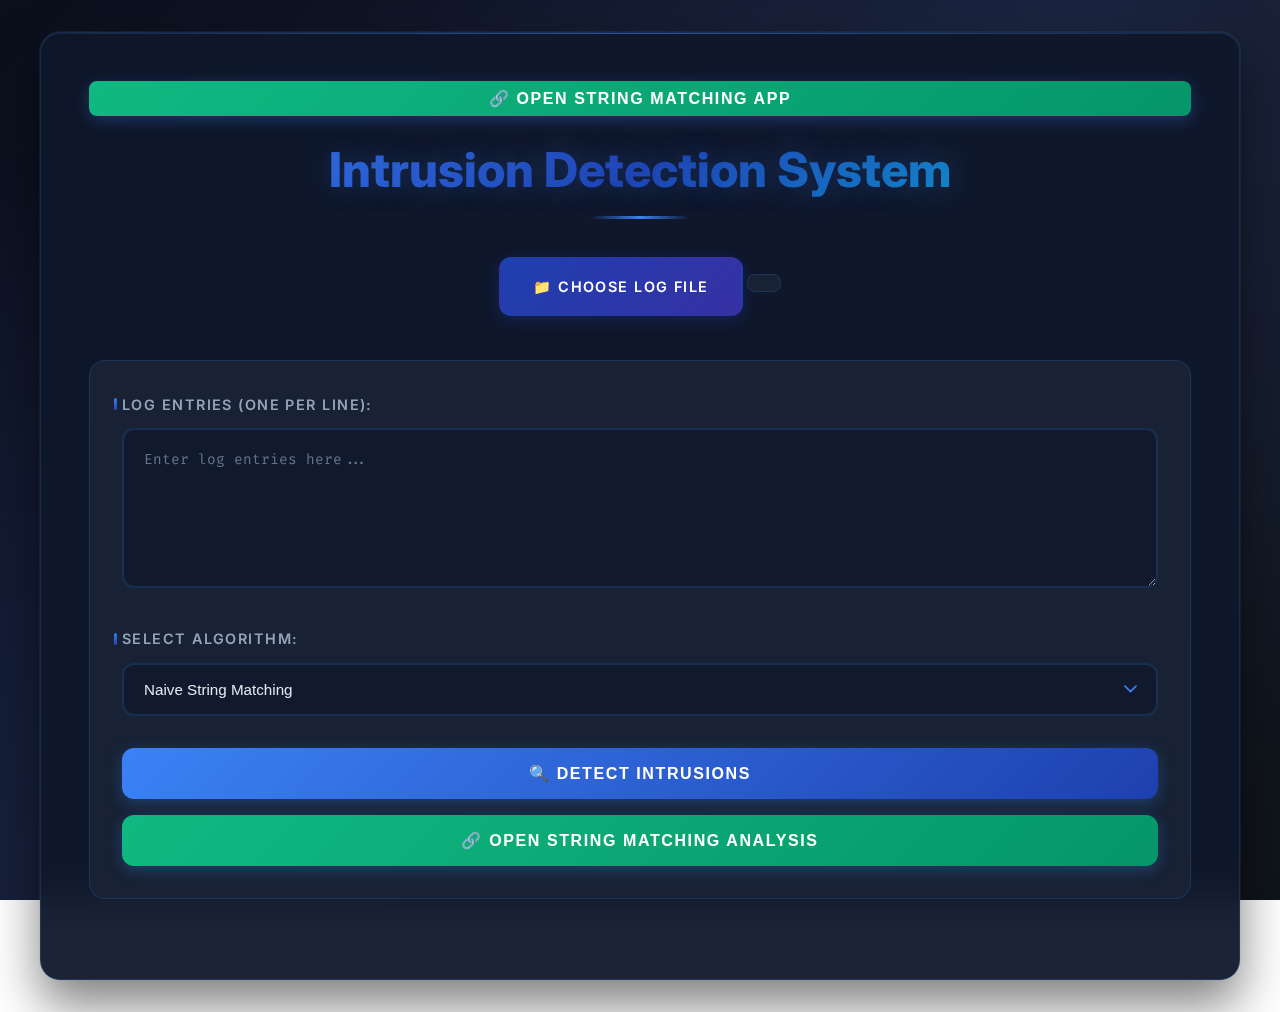
<file: intrusion-detection-web/templates/index.html>
<!DOCTYPE html>
<html lang="en">
  <head>
    <meta charset="UTF-8" />
    <meta name="viewport" content="width=device-width, initial-scale=1.0" />
    <title>Intrusion Detection System</title>
    <style>
      * {
        margin: 0;
        padding: 0;
        box-sizing: border-box;
      }

      body {
        font-family: "Inter", -apple-system, BlinkMacSystemFont, "Segoe UI",
          Roboto, sans-serif;
        background: linear-gradient(
          135deg,
          #0a0f1c 0%,
          #1a1f35 50%,
          #0f1419 100%
        );
        background-attachment: fixed;
        color: #e2e8f0;
        line-height: 1.6;
        min-height: 100vh;
        padding: 2rem;
        position: relative;
        overflow-x: hidden;
      }

      body::before {
        content: "";
        position: fixed;
        top: 0;
        left: 0;
        right: 0;
        bottom: 0;
        background: radial-gradient(
            circle at 20% 80%,
            rgba(37, 99, 235, 0.1) 0%,
            transparent 50%
          ),
          radial-gradient(
            circle at 80% 20%,
            rgba(59, 130, 246, 0.08) 0%,
            transparent 50%
          ),
          radial-gradient(
            circle at 40% 40%,
            rgba(99, 102, 241, 0.05) 0%,
            transparent 50%
          );
        pointer-events: none;
        z-index: -1;
      }

      .container {
        max-width: 1200px;
        margin: 0 auto;
        background: rgba(15, 23, 42, 0.95);
        backdrop-filter: blur(20px);
        border-radius: 20px;
        box-shadow: 0 25px 50px rgba(0, 0, 0, 0.5),
          0 0 0 1px rgba(148, 163, 184, 0.1),
          inset 0 1px 0 rgba(148, 163, 184, 0.1);
        padding: 3rem;
        border: 1px solid rgba(59, 130, 246, 0.2);
        position: relative;
        animation: containerSlideIn 0.8s cubic-bezier(0.4, 0, 0.2, 1);
      }

      @keyframes containerSlideIn {
        from {
          opacity: 0;
          transform: translateY(30px);
        }
        to {
          opacity: 1;
          transform: translateY(0);
        }
      }

      .container::before {
        content: "";
        position: absolute;
        top: 0;
        left: 0;
        right: 0;
        height: 1px;
        background: linear-gradient(
          90deg,
          transparent,
          rgba(59, 130, 246, 0.5),
          transparent
        );
      }

      h1 {
        color: #e2e8f0;
        text-align: center;
        margin-bottom: 3rem;
        font-size: 3rem;
        font-weight: 800;
        background: linear-gradient(
          135deg,
          #3b82f6 0%,
          #1e40af 25%,
          #06b6d4 50%,
          #0ea5e9 75%,
          #3b82f6 100%
        );
        background-size: 200% 200%;
        -webkit-background-clip: text;
        -webkit-text-fill-color: transparent;
        background-clip: text;
        text-shadow: 0 0 30px rgba(59, 130, 246, 0.3);
        animation: gradientShift 3s ease-in-out infinite alternate;
        position: relative;
      }

      @keyframes gradientShift {
        0% {
          background-position: 0% 50%;
        }
        100% {
          background-position: 100% 50%;
        }
      }

      h1::after {
        content: "";
        position: absolute;
        bottom: -10px;
        left: 50%;
        transform: translateX(-50%);
        width: 100px;
        height: 3px;
        background: linear-gradient(90deg, transparent, #3b82f6, transparent);
        border-radius: 2px;
        animation: glowPulse 2s ease-in-out infinite;
      }

      @keyframes glowPulse {
        0%,
        100% {
          opacity: 0.5;
          box-shadow: 0 0 10px rgba(59, 130, 246, 0.3);
        }
        50% {
          opacity: 1;
          box-shadow: 0 0 20px rgba(59, 130, 246, 0.6);
        }
      }

      .input-section {
        background: rgba(30, 41, 59, 0.6);
        backdrop-filter: blur(10px);
        border-radius: 16px;
        padding: 2rem;
        margin-bottom: 2rem;
        border: 1px solid rgba(59, 130, 246, 0.2);
        position: relative;
        transition: all 0.3s cubic-bezier(0.4, 0, 0.2, 1);
        animation: fadeInUp 0.6s cubic-bezier(0.4, 0, 0.2, 1) 0.2s both;
      }

      @keyframes fadeInUp {
        from {
          opacity: 0;
          transform: translateY(20px);
        }
        to {
          opacity: 1;
          transform: translateY(0);
        }
      }

      .input-section:hover {
        border-color: rgba(59, 130, 246, 0.4);
        box-shadow: 0 8px 32px rgba(59, 130, 246, 0.1);
      }

      .input-group {
        margin-bottom: 2rem;
      }

      label {
        display: block;
        margin-bottom: 0.75rem;
        color: #94a3b8;
        font-weight: 600;
        font-size: 0.9rem;
        text-transform: uppercase;
        letter-spacing: 0.1em;
        position: relative;
      }

      label::before {
        content: "";
        position: absolute;
        left: -8px;
        top: 50%;
        transform: translateY(-50%);
        width: 3px;
        height: 12px;
        background: linear-gradient(135deg, #3b82f6, #1e40af);
        border-radius: 2px;
      }

      textarea {
        width: 100%;
        min-height: 160px;
        padding: 1.25rem;
        background: rgba(15, 23, 42, 0.8);
        backdrop-filter: blur(10px);
        border: 2px solid rgba(59, 130, 246, 0.2);
        border-radius: 12px;
        color: #e2e8f0;
        font-family: "Fira Code", "Consolas", monospace;
        font-size: 0.9rem;
        resize: vertical;
        transition: all 0.3s cubic-bezier(0.4, 0, 0.2, 1);
        position: relative;
      }

      textarea:focus {
        outline: none;
        border-color: #3b82f6;
        box-shadow: 0 0 0 4px rgba(59, 130, 246, 0.1),
          0 8px 32px rgba(59, 130, 246, 0.15);
        transform: translateY(-2px);
      }

      textarea::placeholder {
        color: #64748b;
      }

      select {
        width: 100%;
        padding: 1rem 1.25rem;
        background: rgba(15, 23, 42, 0.8);
        backdrop-filter: blur(10px);
        border: 2px solid rgba(59, 130, 246, 0.2);
        border-radius: 12px;
        color: #e2e8f0;
        font-size: 0.95rem;
        cursor: pointer;
        transition: all 0.3s cubic-bezier(0.4, 0, 0.2, 1);
        appearance: none;
        background-image: url("data:image/svg+xml,%3Csvg xmlns='http://www.w3.org/2000/svg' fill='none' viewBox='0 0 24 24' stroke='%233b82f6'%3E%3Cpath stroke-linecap='round' stroke-linejoin='round' stroke-width='2' d='M19 9l-7 7-7-7'%3E%3C/path%3E%3C/svg%3E");
        background-repeat: no-repeat;
        background-position: right 1rem center;
        background-size: 1.2rem;
        padding-right: 3rem;
      }

      select:focus {
        outline: none;
        border-color: #3b82f6;
        box-shadow: 0 0 0 4px rgba(59, 130, 246, 0.1),
          0 8px 32px rgba(59, 130, 246, 0.15);
        transform: translateY(-2px);
      }

      button {
        background: linear-gradient(135deg, #3b82f6 0%, #1e40af 100%);
        color: #ffffff;
        padding: 1rem 2rem;
        border: none;
        border-radius: 12px;
        cursor: pointer;
        font-size: 1rem;
        font-weight: 700;
        transition: all 0.3s cubic-bezier(0.4, 0, 0.2, 1);
        display: inline-flex;
        align-items: center;
        justify-content: center;
        gap: 0.75rem;
        width: 100%;
        text-transform: uppercase;
        letter-spacing: 0.1em;
        position: relative;
        overflow: hidden;
        box-shadow: 0 4px 15px rgba(59, 130, 246, 0.3);
      }

      button::before {
        content: "";
        position: absolute;
        top: 0;
        left: -100%;
        width: 100%;
        height: 100%;
        background: linear-gradient(
          90deg,
          transparent,
          rgba(255, 255, 255, 0.2),
          transparent
        );
        transition: left 0.5s cubic-bezier(0.4, 0, 0.2, 1);
      }

      button:hover {
        transform: translateY(-3px);
        box-shadow: 0 12px 35px rgba(59, 130, 246, 0.4),
          0 0 0 1px rgba(59, 130, 246, 0.5);
        background: linear-gradient(135deg, #2563eb 0%, #1d4ed8 100%);
      }

      button:hover::before {
        left: 100%;
      }

      button:active {
        transform: translateY(-1px);
        transition-duration: 0.1s;
      }

      .file-upload {
        margin-bottom: 2rem;
        text-align: center;
        animation: fadeInUp 0.6s cubic-bezier(0.4, 0, 0.2, 1) 0.1s both;
      }

      .file-upload input[type="file"] {
        display: none;
      }

      .file-upload label {
        background: linear-gradient(135deg, #1e40af 0%, #3730a3 100%);
        color: #ffffff;
        padding: 1rem 2rem;
        border-radius: 12px;
        cursor: pointer;
        font-weight: 600;
        display: inline-flex;
        align-items: center;
        gap: 0.75rem;
        transition: all 0.3s cubic-bezier(0.4, 0, 0.2, 1);
        position: relative;
        overflow: hidden;
        box-shadow: 0 4px 15px rgba(30, 64, 175, 0.3);
        border: 2px solid transparent;
      }

      .file-upload label::before {
        content: "";
        position: absolute;
        top: 0;
        left: -100%;
        width: 100%;
        height: 100%;
        background: linear-gradient(
          90deg,
          transparent,
          rgba(255, 255, 255, 0.15),
          transparent
        );
        transition: left 0.5s cubic-bezier(0.4, 0, 0.2, 1);
      }

      .file-upload label:hover {
        transform: translateY(-3px);
        box-shadow: 0 12px 35px rgba(30, 64, 175, 0.4),
          0 0 0 1px rgba(59, 130, 246, 0.5);
        border-color: rgba(59, 130, 246, 0.3);
      }

      .file-upload label:hover::before {
        left: 100%;
      }

      .file-name {
        margin-top: 1rem;
        font-size: 0.9rem;
        color: #94a3b8;
        padding: 0.5rem 1rem;
        background: rgba(30, 41, 59, 0.6);
        border-radius: 8px;
        display: inline-block;
        backdrop-filter: blur(10px);
        border: 1px solid rgba(59, 130, 246, 0.2);
      }

      .results {
        margin-top: 2rem;
        display: none;
        animation: fadeInUp 0.6s cubic-bezier(0.4, 0, 0.2, 1);
      }

      .results h2 {
        color: #e2e8f0;
        margin-bottom: 2rem;
        font-size: 1.75rem;
        font-weight: 700;
        text-align: center;
        background: linear-gradient(135deg, #3b82f6, #06b6d4);
        -webkit-background-clip: text;
        -webkit-text-fill-color: transparent;
        background-clip: text;
      }

      .detection {
        background-color: #0d1117;
        border-radius: 8px;
        padding: 1.5rem;
        margin-bottom: 1.5rem;
        border: 1px solid rgba(255, 255, 255, 0.1);
        transition: all 0.3s ease;
      }

      .detection.has-match {
        background-color: rgba(244, 63, 94, 0.1);
        border: 2px solid rgba(244, 63, 94, 0.3);
        box-shadow: 0 0 15px rgba(244, 63, 94, 0.2);
      }

      .detection.has-match:hover {
        transform: translateY(-2px);
        box-shadow: 0 8px 25px rgba(244, 63, 94, 0.3);
      }

      .detection-header {
        display: flex;
        align-items: center;
        gap: 0.75rem;
        margin-bottom: 1rem;
        padding-bottom: 0.75rem;
        border-bottom: 1px solid rgba(255, 255, 255, 0.1);
      }

      .detection-header h3 {
        color: #f43f5e;
        font-size: 1.2rem;
        font-weight: 600;
        margin: 0;
      }

      .detection-header .detection-number {
        background: rgba(244, 63, 94, 0.1);
        color: #f43f5e;
        padding: 0.25rem 0.75rem;
        border-radius: 4px;
        font-size: 0.9rem;
        font-weight: 600;
      }

      .detection-content {
        display: grid;
        grid-template-columns: 1fr;
        gap: 1rem;
      }

      .detection-row {
        display: grid;
        grid-template-columns: 1fr;
        gap: 0.5rem;
      }

      .detection-row.log-entry {
        font-family: "Fira Code", "Consolas", monospace;
        font-size: 0.9rem;
        color: #e5e7eb;
        background: rgba(255, 255, 255, 0.05);
        padding: 0.75rem;
        border-radius: 6px;
        word-break: break-all;
        position: relative;
      }

      .detection-row.log-entry .highlight {
        background-color: rgba(244, 63, 94, 0.2);
        border: 1px solid rgba(244, 63, 94, 0.4);
        border-radius: 4px;
        padding: 2px 4px;
        margin: 0 2px;
      }

      .detection-row.details {
        display: grid;
        grid-template-columns: repeat(2, 1fr);
        gap: 1rem;
        background: rgba(255, 255, 255, 0.05);
        padding: 0.75rem;
        border-radius: 6px;
      }

      .detection-row.details > div {
        display: flex;
        flex-direction: column;
        gap: 0.25rem;
      }

      .detection-row.details .label {
        font-size: 0.75rem;
        text-transform: uppercase;
        letter-spacing: 0.05em;
        color: #9ca3af;
      }

      .detection-row.details .value {
        font-size: 0.9rem;
        color: #e5e7eb;
        font-weight: 500;
      }

      .detection-row.details .value.pattern {
        color: #00ffff;
      }

      .detection-row.details .value.algorithm {
        color: #6366f1;
      }

      .steps {
        background: rgba(15, 23, 42, 0.8);
        backdrop-filter: blur(10px);
        border-radius: 12px;
        padding: 1.5rem;
        margin-top: 1.5rem;
        border: 1px solid rgba(59, 130, 246, 0.2);
      }

      .steps h4 {
        color: #94a3b8;
        margin-bottom: 1rem;
        font-size: 0.9rem;
        text-transform: uppercase;
        letter-spacing: 0.1em;
        font-weight: 700;
      }

      .step {
        padding: 0.75rem;
        border-bottom: 1px solid rgba(59, 130, 246, 0.1);
        font-family: "Fira Code", "Consolas", monospace;
        font-size: 0.9rem;
        color: #e2e8f0;
        transition: all 0.2s ease;
        border-radius: 6px;
        margin-bottom: 0.5rem;
        display: flex;
        gap: 0.75rem;
        align-items: flex-start;
      }

      .step-number {
        color: #6366f1;
        font-weight: 600;
        min-width: 2rem;
      }

      .step-content {
        flex: 1;
      }

      .step:last-child {
        border-bottom: none;
        margin-bottom: 0;
      }

      .step:hover {
        background: rgba(59, 130, 246, 0.1);
        transform: translateX(5px);
      }

      .error {
        background: rgba(239, 68, 68, 0.1);
        border: 2px solid rgba(239, 68, 68, 0.3);
        color: #fca5a5;
        padding: 1.5rem;
        border-radius: 12px;
        margin-top: 1rem;
        font-weight: 600;
        backdrop-filter: blur(10px);
        animation: errorPulse 2s ease-in-out infinite;
      }

      @keyframes errorPulse {
        0%,
        100% {
          box-shadow: 0 0 0 0 rgba(239, 68, 68, 0.3);
        }
        50% {
          box-shadow: 0 0 0 8px rgba(239, 68, 68, 0);
        }
      }

      .success {
        background: rgba(34, 197, 94, 0.1);
        border: 2px solid rgba(34, 197, 94, 0.3);
        color: #86efac;
        padding: 1.5rem;
        border-radius: 12px;
        margin-top: 1rem;
        font-weight: 600;
        backdrop-filter: blur(10px);
        animation: successPulse 2s ease-in-out infinite;
      }

      @keyframes successPulse {
        0%,
        100% {
          box-shadow: 0 0 0 0 rgba(34, 197, 94, 0.3);
        }
        50% {
          box-shadow: 0 0 0 8px rgba(34, 197, 94, 0);
        }
      }

      @media (max-width: 768px) {
        body {
          padding: 1rem;
        }

        .container {
          padding: 1.5rem;
        }

        h1 {
          font-size: 2.2rem;
        }

        .input-section {
          padding: 1.5rem;
        }
      }

      /* Enhanced scrollbar */
      ::-webkit-scrollbar {
        width: 12px;
        height: 12px;
      }

      ::-webkit-scrollbar-track {
        background: rgba(15, 23, 42, 0.5);
        border-radius: 6px;
      }

      ::-webkit-scrollbar-thumb {
        background: linear-gradient(135deg, #3b82f6, #1e40af);
        border-radius: 6px;
        border: 2px solid rgba(15, 23, 42, 0.5);
      }

      ::-webkit-scrollbar-thumb:hover {
        background: linear-gradient(135deg, #2563eb, #1d4ed8);
      }

      /* Loading animation */
      @keyframes spin {
        to {
          transform: rotate(360deg);
        }
      }

      .loading {
        display: inline-block;
        width: 20px;
        height: 20px;
        border: 2px solid rgba(255, 255, 255, 0.3);
        border-radius: 50%;
        border-top-color: #ffffff;
        animation: spin 1s ease-in-out infinite;
      }
    </style>
    <!-- Add Inter and Fira Code fonts -->
    <link
      href="https://fonts.googleapis.com/css2?family=Inter:wght@400;500;600;700;800&family=Fira+Code&display=swap"
      rel="stylesheet"
    />
  </head>
  <body>
    <div class="container">
      <div style="text-align: right; margin-bottom: 1rem">
        <button
          onclick="window.open('http://localhost:8080', '_blank')"
          style="
            background: linear-gradient(135deg, #10b981 0%, #059669 100%);
            color: white;
            padding: 0.5rem 1rem;
            border: none;
            border-radius: 8px;
            cursor: pointer;
            font-weight: 600;
            transition: all 0.3s ease;
          "
        >
          🔗 Open String Matching App
        </button>
      </div>

      <h1>Intrusion Detection System</h1>

      <div class="file-upload">
        <label for="logFile">📁 Choose Log File</label>
        <input type="file" id="logFile" accept=".log,.txt" />
        <div class="file-name" id="fileName"></div>
      </div>

      <div class="input-section">
        <div class="input-group">
          <label for="logs">Log Entries (one per line):</label>
          <textarea
            id="logs"
            placeholder="Enter log entries here..."
          ></textarea>
        </div>

        <div class="input-group">
          <label for="algorithm">Select Algorithm:</label>
          <select id="algorithm">
            <option value="naive">Naive String Matching</option>
            <!-- <option value="kmp">KMP Algorithm</option> -->
            <option value="horspool">Horspool Algorithm</option>
            <option value="boyer_moore">Boyer-Moore Algorithm</option>
          </select>
        </div>

        <button onclick="runDetection()" id="detectBtn">
          🔍 Detect Intrusions
        </button>

        <button
          onclick="openStringMatching()"
          id="stringMatchBtn"
          style="
            margin-top: 1rem;
            background: linear-gradient(135deg, #10b981 0%, #059669 100%);
          "
        >
          🔗 Open String Matching Analysis
        </button>
      </div>

      <div id="results" class="results" style="display: none">
        <h2>Detection Results</h2>
        <div id="detections"></div>
      </div>
    </div>

    <script>
      // Handle file upload
      document
        .getElementById("logFile")
        .addEventListener("change", function (e) {
          const file = e.target.files[0];
          if (file) {
            document.getElementById(
              "fileName"
            ).textContent = `Selected file: ${file.name}`;
            const reader = new FileReader();
            reader.onload = function (e) {
              document.getElementById("logs").value = e.target.result;
            };
            reader.readAsText(file);
          }
        });

      // Function to run detection
      function runDetection() {
        const logs = document.getElementById("logs").value;
        const algorithm = document.getElementById("algorithm").value;
        const detectBtn = document.getElementById("detectBtn");

        if (!logs.trim()) {
          alert("Please enter log entries or upload a log file.");
          return;
        }

        // Show loading state
        detectBtn.innerHTML = '<div class="loading"></div> Processing...';
        detectBtn.disabled = true;

        // Split logs into array and filter out empty lines
        const logArray = logs.split("\n").filter((line) => line.trim());

        fetch("/detect", {
          method: "POST",
          headers: {
            "Content-Type": "application/json",
          },
          body: JSON.stringify({
            logs: logArray,
            algorithm: algorithm,
          }),
        })
          .then((response) => response.json())
          .then((data) => {
            const resultsDiv = document.getElementById("results");
            const detectionsDiv = document.getElementById("detections");

            resultsDiv.style.display = "block";
            detectionsDiv.innerHTML = "";

            if (data.error) {
              detectionsDiv.innerHTML = `<div class="error">${data.error}</div>`;
              return;
            }

            if (data.detections.length === 0) {
              detectionsDiv.innerHTML =
                '<div class="success">✅ No intrusions detected.</div>';
              return;
            }

            data.detections.forEach((detection, index) => {
              const detectionDiv = document.createElement("div");
              // Only add has-match class if the pattern is found at index 77
              const hasMatchAt77 = detection.indices.includes(77);
              detectionDiv.className = `detection ${
                hasMatchAt77 ? "has-match" : ""
              }`;

              // Highlight the matching pattern in the log
              let highlightedLog = detection.log;
              detection.indices.forEach((index) => {
                const pattern = detection.pattern;
                const before = highlightedLog.substring(0, index);
                const match = highlightedLog.substring(
                  index,
                  index + pattern.length
                );
                const after = highlightedLog.substring(index + pattern.length);
                // Only highlight if it's at index 77
                if (index === 77) {
                  highlightedLog = `${before}<span class="highlight">${match}</span>${after}`;
                } else {
                  highlightedLog = `${before}${match}${after}`;
                }
              });

              detectionDiv.innerHTML = `
              <div class="detection-header">
                <span class="detection-number">🚨 Detection ${index + 1}</span>
              </div>
              <div class="detection-content">
                <div class="detection-row log-entry">
                  ${highlightedLog}
                </div>
                <div class="detection-row details">
                  <div>
                    <span class="label">Pattern</span>
                    <span class="value pattern">${detection.pattern}</span>
                  </div>
                  <div>
                    <span class="label">Algorithm</span>
                    <span class="value algorithm">${detection.algorithm}</span>
                  </div>
                  <div>
                    <span class="label">Positions</span>
                    <span class="value">${detection.indices.join(", ")}</span>
                  </div>
                </div>
              </div>
              <div class="steps">
                <h4>Algorithm Steps</h4>
                ${detection.steps
                  .map(
                    (step, stepIndex) =>
                      `<div class="step">
                    <span class="step-number">${stepIndex + 1}.</span>
                    <span class="step-content">${step}</span>
                  </div>`
                  )
                  .join("")}
              </div>
            `;
              detectionsDiv.appendChild(detectionDiv);
            });
          })
          .catch((error) => {
            console.error("Error:", error);
            document.getElementById(
              "detections"
            ).innerHTML = `<div class="error">❌ Error running detection: ${error.message}</div>`;
          })
          .finally(() => {
            // Reset button state
            detectBtn.innerHTML = "🔍 Detect Intrusions";
            detectBtn.disabled = false;
          });
      }

      // Function to open string matching app with current text
      function openStringMatching() {
        const logs = document.getElementById("logs").value;
        if (!logs.trim()) {
          alert(
            "Please enter some text first before opening string matching analysis."
          );
          return;
        }

        // Encode the text for URL parameter
        const encodedText = encodeURIComponent(logs);

        // Open string matching app in new tab with text pre-filled
        const stringMatchUrl = `http://localhost:8080/?text=${encodedText}`;
        window.open(stringMatchUrl, "_blank");
      }
    </script>
  </body>
</html>
</file>
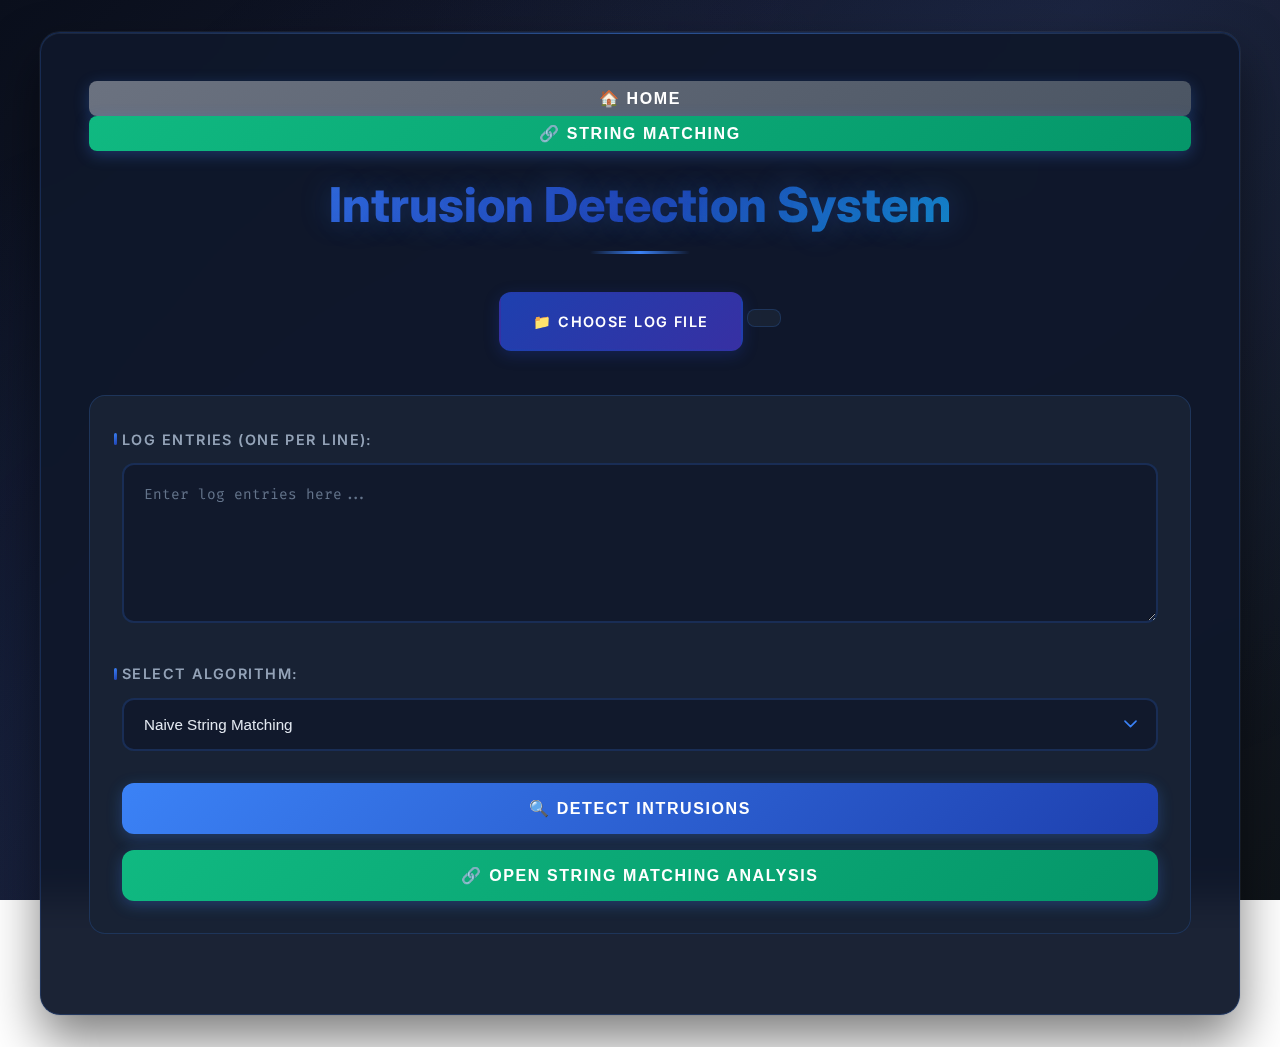
<file: templates/intrusion_detection.html>
<!DOCTYPE html>
<html lang="en">
  <head>
    <meta charset="UTF-8" />
    <meta name="viewport" content="width=device-width, initial-scale=1.0" />
    <title>Intrusion Detection System</title>
    <style>
      * {
        margin: 0;
        padding: 0;
        box-sizing: border-box;
      }

      body {
        font-family: "Inter", -apple-system, BlinkMacSystemFont, "Segoe UI",
          Roboto, sans-serif;
        background: linear-gradient(
          135deg,
          #0a0f1c 0%,
          #1a1f35 50%,
          #0f1419 100%
        );
        background-attachment: fixed;
        color: #e2e8f0;
        line-height: 1.6;
        min-height: 100vh;
        padding: 2rem;
        position: relative;
        overflow-x: hidden;
      }

      body::before {
        content: "";
        position: fixed;
        top: 0;
        left: 0;
        right: 0;
        bottom: 0;
        background: radial-gradient(
            circle at 20% 80%,
            rgba(37, 99, 235, 0.1) 0%,
            transparent 50%
          ),
          radial-gradient(
            circle at 80% 20%,
            rgba(59, 130, 246, 0.08) 0%,
            transparent 50%
          ),
          radial-gradient(
            circle at 40% 40%,
            rgba(99, 102, 241, 0.05) 0%,
            transparent 50%
          );
        pointer-events: none;
        z-index: -1;
      }

      .container {
        max-width: 1200px;
        margin: 0 auto;
        background: rgba(15, 23, 42, 0.95);
        backdrop-filter: blur(20px);
        border-radius: 20px;
        box-shadow: 0 25px 50px rgba(0, 0, 0, 0.5),
          0 0 0 1px rgba(148, 163, 184, 0.1),
          inset 0 1px 0 rgba(148, 163, 184, 0.1);
        padding: 3rem;
        border: 1px solid rgba(59, 130, 246, 0.2);
        position: relative;
        animation: containerSlideIn 0.8s cubic-bezier(0.4, 0, 0.2, 1);
      }

      @keyframes containerSlideIn {
        from {
          opacity: 0;
          transform: translateY(30px);
        }
        to {
          opacity: 1;
          transform: translateY(0);
        }
      }

      .container::before {
        content: "";
        position: absolute;
        top: 0;
        left: 0;
        right: 0;
        height: 1px;
        background: linear-gradient(
          90deg,
          transparent,
          rgba(59, 130, 246, 0.5),
          transparent
        );
      }

      h1 {
        color: #e2e8f0;
        text-align: center;
        margin-bottom: 3rem;
        font-size: 3rem;
        font-weight: 800;
        background: linear-gradient(
          135deg,
          #3b82f6 0%,
          #1e40af 25%,
          #06b6d4 50%,
          #0ea5e9 75%,
          #3b82f6 100%
        );
        background-size: 200% 200%;
        -webkit-background-clip: text;
        -webkit-text-fill-color: transparent;
        background-clip: text;
        text-shadow: 0 0 30px rgba(59, 130, 246, 0.3);
        animation: gradientShift 3s ease-in-out infinite alternate;
        position: relative;
      }

      @keyframes gradientShift {
        0% {
          background-position: 0% 50%;
        }
        100% {
          background-position: 100% 50%;
        }
      }

      h1::after {
        content: "";
        position: absolute;
        bottom: -10px;
        left: 50%;
        transform: translateX(-50%);
        width: 100px;
        height: 3px;
        background: linear-gradient(90deg, transparent, #3b82f6, transparent);
        border-radius: 2px;
        animation: glowPulse 2s ease-in-out infinite;
      }

      @keyframes glowPulse {
        0%,
        100% {
          opacity: 0.5;
          box-shadow: 0 0 10px rgba(59, 130, 246, 0.3);
        }
        50% {
          opacity: 1;
          box-shadow: 0 0 20px rgba(59, 130, 246, 0.6);
        }
      }

      .input-section {
        background: rgba(30, 41, 59, 0.6);
        backdrop-filter: blur(10px);
        border-radius: 16px;
        padding: 2rem;
        margin-bottom: 2rem;
        border: 1px solid rgba(59, 130, 246, 0.2);
        position: relative;
        transition: all 0.3s cubic-bezier(0.4, 0, 0.2, 1);
        animation: fadeInUp 0.6s cubic-bezier(0.4, 0, 0.2, 1) 0.2s both;
      }

      @keyframes fadeInUp {
        from {
          opacity: 0;
          transform: translateY(20px);
        }
        to {
          opacity: 1;
          transform: translateY(0);
        }
      }

      .input-section:hover {
        border-color: rgba(59, 130, 246, 0.4);
        box-shadow: 0 8px 32px rgba(59, 130, 246, 0.1);
      }

      .input-group {
        margin-bottom: 2rem;
      }

      label {
        display: block;
        margin-bottom: 0.75rem;
        color: #94a3b8;
        font-weight: 600;
        font-size: 0.9rem;
        text-transform: uppercase;
        letter-spacing: 0.1em;
        position: relative;
      }

      label::before {
        content: "";
        position: absolute;
        left: -8px;
        top: 50%;
        transform: translateY(-50%);
        width: 3px;
        height: 12px;
        background: linear-gradient(135deg, #3b82f6, #1e40af);
        border-radius: 2px;
      }

      textarea {
        width: 100%;
        min-height: 160px;
        padding: 1.25rem;
        background: rgba(15, 23, 42, 0.8);
        backdrop-filter: blur(10px);
        border: 2px solid rgba(59, 130, 246, 0.2);
        border-radius: 12px;
        color: #e2e8f0;
        font-family: "Fira Code", "Consolas", monospace;
        font-size: 0.9rem;
        resize: vertical;
        transition: all 0.3s cubic-bezier(0.4, 0, 0.2, 1);
        position: relative;
      }

      textarea:focus {
        outline: none;
        border-color: #3b82f6;
        box-shadow: 0 0 0 4px rgba(59, 130, 246, 0.1),
          0 8px 32px rgba(59, 130, 246, 0.15);
        transform: translateY(-2px);
      }

      textarea::placeholder {
        color: #64748b;
      }

      select {
        width: 100%;
        padding: 1rem 1.25rem;
        background: rgba(15, 23, 42, 0.8);
        backdrop-filter: blur(10px);
        border: 2px solid rgba(59, 130, 246, 0.2);
        border-radius: 12px;
        color: #e2e8f0;
        font-size: 0.95rem;
        cursor: pointer;
        transition: all 0.3s cubic-bezier(0.4, 0, 0.2, 1);
        appearance: none;
        background-image: url("data:image/svg+xml,%3Csvg xmlns='http://www.w3.org/2000/svg' fill='none' viewBox='0 0 24 24' stroke='%233b82f6'%3E%3Cpath stroke-linecap='round' stroke-linejoin='round' stroke-width='2' d='M19 9l-7 7-7-7'%3E%3C/path%3E%3C/svg%3E");
        background-repeat: no-repeat;
        background-position: right 1rem center;
        background-size: 1.2rem;
        padding-right: 3rem;
      }

      select:focus {
        outline: none;
        border-color: #3b82f6;
        box-shadow: 0 0 0 4px rgba(59, 130, 246, 0.1),
          0 8px 32px rgba(59, 130, 246, 0.15);
        transform: translateY(-2px);
      }

      button {
        background: linear-gradient(135deg, #3b82f6 0%, #1e40af 100%);
        color: #ffffff;
        padding: 1rem 2rem;
        border: none;
        border-radius: 12px;
        cursor: pointer;
        font-size: 1rem;
        font-weight: 700;
        transition: all 0.3s cubic-bezier(0.4, 0, 0.2, 1);
        display: inline-flex;
        align-items: center;
        justify-content: center;
        gap: 0.75rem;
        width: 100%;
        text-transform: uppercase;
        letter-spacing: 0.1em;
        position: relative;
        overflow: hidden;
        box-shadow: 0 4px 15px rgba(59, 130, 246, 0.3);
      }

      button::before {
        content: "";
        position: absolute;
        top: 0;
        left: -100%;
        width: 100%;
        height: 100%;
        background: linear-gradient(
          90deg,
          transparent,
          rgba(255, 255, 255, 0.2),
          transparent
        );
        transition: left 0.5s cubic-bezier(0.4, 0, 0.2, 1);
      }

      button:hover {
        transform: translateY(-3px);
        box-shadow: 0 12px 35px rgba(59, 130, 246, 0.4),
          0 0 0 1px rgba(59, 130, 246, 0.5);
        background: linear-gradient(135deg, #2563eb 0%, #1d4ed8 100%);
      }

      button:hover::before {
        left: 100%;
      }

      button:active {
        transform: translateY(-1px);
        transition-duration: 0.1s;
      }

      .file-upload {
        margin-bottom: 2rem;
        text-align: center;
        animation: fadeInUp 0.6s cubic-bezier(0.4, 0, 0.2, 1) 0.1s both;
      }

      .file-upload input[type="file"] {
        display: none;
      }

      .file-upload label {
        background: linear-gradient(135deg, #1e40af 0%, #3730a3 100%);
        color: #ffffff;
        padding: 1rem 2rem;
        border-radius: 12px;
        cursor: pointer;
        font-weight: 600;
        display: inline-flex;
        align-items: center;
        gap: 0.75rem;
        transition: all 0.3s cubic-bezier(0.4, 0, 0.2, 1);
        position: relative;
        overflow: hidden;
        box-shadow: 0 4px 15px rgba(30, 64, 175, 0.3);
        border: 2px solid transparent;
      }

      .file-upload label::before {
        content: "";
        position: absolute;
        top: 0;
        left: -100%;
        width: 100%;
        height: 100%;
        background: linear-gradient(
          90deg,
          transparent,
          rgba(255, 255, 255, 0.15),
          transparent
        );
        transition: left 0.5s cubic-bezier(0.4, 0, 0.2, 1);
      }

      .file-upload label:hover {
        transform: translateY(-3px);
        box-shadow: 0 12px 35px rgba(30, 64, 175, 0.4),
          0 0 0 1px rgba(59, 130, 246, 0.5);
        border-color: rgba(59, 130, 246, 0.3);
      }

      .file-upload label:hover::before {
        left: 100%;
      }

      .file-name {
        margin-top: 1rem;
        font-size: 0.9rem;
        color: #94a3b8;
        padding: 0.5rem 1rem;
        background: rgba(30, 41, 59, 0.6);
        border-radius: 8px;
        display: inline-block;
        backdrop-filter: blur(10px);
        border: 1px solid rgba(59, 130, 246, 0.2);
      }

      .results {
        margin-top: 2rem;
        display: none;
        animation: fadeInUp 0.6s cubic-bezier(0.4, 0, 0.2, 1);
      }

      .results h2 {
        color: #e2e8f0;
        margin-bottom: 2rem;
        font-size: 1.75rem;
        font-weight: 700;
        text-align: center;
        background: linear-gradient(135deg, #3b82f6, #06b6d4);
        -webkit-background-clip: text;
        -webkit-text-fill-color: transparent;
        background-clip: text;
      }

      .detection {
        background-color: #0d1117;
        border-radius: 8px;
        padding: 1.5rem;
        margin-bottom: 1.5rem;
        border: 1px solid rgba(255, 255, 255, 0.1);
        transition: all 0.3s ease;
      }

      .detection.has-match {
        background-color: inherit;
        border: 1px solid rgba(255, 255, 255, 0.1);
        box-shadow: none;
      }

      .detection-header {
        display: flex;
        align-items: center;
        gap: 0.75rem;
        margin-bottom: 1rem;
        padding-bottom: 0.75rem;
        border-bottom: 1px solid rgba(255, 255, 255, 0.1);
      }

      .detection-header h3 {
        color: #f43f5e;
        font-size: 1.2rem;
        font-weight: 600;
        margin: 0;
      }

      .detection-header .detection-number {
        background: rgba(244, 63, 94, 0.1);
        color: #f43f5e;
        padding: 0.25rem 0.75rem;
        border-radius: 4px;
        font-size: 0.9rem;
        font-weight: 600;
      }

      .detection-content {
        display: grid;
        grid-template-columns: 1fr;
        gap: 1rem;
      }

      .detection-row {
        display: grid;
        grid-template-columns: 1fr;
        gap: 0.5rem;
      }

      .detection-row.log-entry {
        font-family: "Fira Code", "Consolas", monospace;
        font-size: 0.9rem;
        color: #e5e7eb;
        background: rgba(255, 255, 255, 0.05);
        padding: 0.75rem;
        border-radius: 6px;
        word-break: break-all;
        position: relative;
      }

      .detection-row.log-entry .highlight {
        background-color: rgba(244, 63, 94, 0.2);
        border: 1px solid rgba(244, 63, 94, 0.4);
        border-radius: 4px;
        padding: 2px 4px;
        margin: 0 2px;
      }

      .detection-row.details {
        display: grid;
        grid-template-columns: repeat(2, 1fr);
        gap: 1rem;
        background: rgba(255, 255, 255, 0.05);
        padding: 0.75rem;
        border-radius: 6px;
      }

      .detection-row.details > div {
        display: flex;
        flex-direction: column;
        gap: 0.25rem;
      }

      .detection-row.details .label {
        font-size: 0.75rem;
        text-transform: uppercase;
        letter-spacing: 0.05em;
        color: #9ca3af;
      }

      .detection-row.details .value {
        font-size: 0.9rem;
        color: #e5e7eb;
        font-weight: 500;
      }

      .detection-row.details .value.pattern {
        color: #00ffff;
      }

      .detection-row.details .value.algorithm {
        color: #6366f1;
      }

      .steps {
        background: rgba(15, 23, 42, 0.8);
        backdrop-filter: blur(10px);
        border-radius: 12px;
        padding: 1.5rem;
        margin-top: 1.5rem;
        border: 1px solid rgba(59, 130, 246, 0.2);
      }

      .steps h4 {
        color: #94a3b8;
        margin-bottom: 1rem;
        font-size: 0.9rem;
        text-transform: uppercase;
        letter-spacing: 0.1em;
        font-weight: 700;
      }

      .step {
        padding: 0.75rem;
        border-bottom: 1px solid rgba(59, 130, 246, 0.1);
        font-family: "Fira Code", "Consolas", monospace;
        font-size: 0.9rem;
        color: #e2e8f0;
        transition: all 0.2s ease;
        border-radius: 6px;
        margin-bottom: 0.5rem;
        display: flex;
        gap: 0.75rem;
        align-items: flex-start;
      }

      .step-number {
        color: #6366f1;
        font-weight: 600;
        min-width: 2rem;
      }

      .step-content {
        flex: 1;
      }

      .step:last-child {
        border-bottom: none;
        margin-bottom: 0;
      }

      .step:hover {
        background: rgba(59, 130, 246, 0.1);
        transform: translateX(5px);
      }

      .error {
        background: rgba(239, 68, 68, 0.1);
        border: 2px solid rgba(239, 68, 68, 0.3);
        color: #fca5a5;
        padding: 1.5rem;
        border-radius: 12px;
        margin-top: 1rem;
        font-weight: 600;
        backdrop-filter: blur(10px);
        animation: errorPulse 2s ease-in-out infinite;
      }

      @keyframes errorPulse {
        0%,
        100% {
          box-shadow: 0 0 0 0 rgba(239, 68, 68, 0.3);
        }
        50% {
          box-shadow: 0 0 0 8px rgba(239, 68, 68, 0);
        }
      }

      .success {
        background: rgba(34, 197, 94, 0.1);
        border: 2px solid rgba(34, 197, 94, 0.3);
        color: #86efac;
        padding: 1.5rem;
        border-radius: 12px;
        margin-top: 1rem;
        font-weight: 600;
        backdrop-filter: blur(10px);
        animation: successPulse 2s ease-in-out infinite;
      }

      @keyframes successPulse {
        0%,
        100% {
          box-shadow: 0 0 0 0 rgba(34, 197, 94, 0.3);
        }
        50% {
          box-shadow: 0 0 0 8px rgba(34, 197, 94, 0);
        }
      }

      @media (max-width: 768px) {
        body {
          padding: 1rem;
        }

        .container {
          padding: 1.5rem;
        }

        h1 {
          font-size: 2.2rem;
        }

        .input-section {
          padding: 1.5rem;
        }
      }

      /* Enhanced scrollbar */
      ::-webkit-scrollbar {
        width: 12px;
        height: 12px;
      }

      ::-webkit-scrollbar-track {
        background: rgba(15, 23, 42, 0.5);
        border-radius: 6px;
      }

      ::-webkit-scrollbar-thumb {
        background: linear-gradient(135deg, #3b82f6, #1e40af);
        border-radius: 6px;
        border: 2px solid rgba(15, 23, 42, 0.5);
      }

      ::-webkit-scrollbar-thumb:hover {
        background: linear-gradient(135deg, #2563eb, #1d4ed8);
      }

      /* Loading animation */
      @keyframes spin {
        to {
          transform: rotate(360deg);
        }
      }

      .loading {
        display: inline-block;
        width: 20px;
        height: 20px;
        border: 2px solid rgba(255, 255, 255, 0.3);
        border-radius: 50%;
        border-top-color: #ffffff;
        animation: spin 1s ease-in-out infinite;
      }
    </style>
    <!-- Add Inter and Fira Code fonts -->
    <link
      href="https://fonts.googleapis.com/css2?family=Inter:wght@400;500;600;700;800&family=Fira+Code&display=swap"
      rel="stylesheet"
    />
  </head>
  <body>
    <div class="container">
      <div style="text-align: right; margin-bottom: 1rem">
        <button
          onclick="window.location.href='/'"
          style="
            background: linear-gradient(135deg, #6b7280 0%, #4b5563 100%);
            color: white;
            padding: 0.5rem 1rem;
            border: none;
            border-radius: 8px;
            cursor: pointer;
            font-weight: 600;
            transition: all 0.3s ease;
            margin-right: 0.5rem;
          "
        >
          🏠 Home
        </button>
        <button
          onclick="window.location.href='/string-matching'"
          style="
            background: linear-gradient(135deg, #10b981 0%, #059669 100%);
            color: white;
            padding: 0.5rem 1rem;
            border: none;
            border-radius: 8px;
            cursor: pointer;
            font-weight: 600;
            transition: all 0.3s ease;
          "
        >
          🔗 String Matching
        </button>
      </div>

      <h1>Intrusion Detection System</h1>

      <div class="file-upload">
        <label for="logFile">📁 Choose Log File</label>
        <input type="file" id="logFile" accept=".log,.txt" />
        <div class="file-name" id="fileName"></div>
      </div>

      <div class="input-section">
        <div class="input-group">
          <label for="logs">Log Entries (one per line):</label>
          <textarea
            id="logs"
            placeholder="Enter log entries here..."
          ></textarea>
        </div>

        <div class="input-group">
          <label for="algorithm">Select Algorithm:</label>
          <select id="algorithm">
            <option value="naive">Naive String Matching</option>
            <!-- <option value="kmp">KMP Algorithm</option> -->
            <option value="horspool">Horspool Algorithm</option>
            <option value="boyer_moore">Boyer-Moore Algorithm</option>
          </select>
        </div>

        <button onclick="runDetection()" id="detectBtn">
          🔍 Detect Intrusions
        </button>

        <button
          onclick="openStringMatching()"
          id="stringMatchBtn"
          style="
            margin-top: 1rem;
            background: linear-gradient(135deg, #10b981 0%, #059669 100%);
          "
        >
          🔗 Open String Matching Analysis
        </button>
      </div>

      <div id="results" class="results" style="display: none">
        <h2>Detection Results</h2>
        <div
          id="note"
          style="
            display: none;
            margin-bottom: 1rem;
            color: #fbbf24;
            font-weight: 600;
            text-align: center;
          "
        ></div>
        <div id="detections"></div>
      </div>
    </div>

    <script>
      // Handle file upload
      document
        .getElementById("logFile")
        .addEventListener("change", function (e) {
          const file = e.target.files[0];
          if (file) {
            document.getElementById(
              "fileName"
            ).textContent = `Selected file: ${file.name}`;
            const reader = new FileReader();
            reader.onload = function (e) {
              document.getElementById("logs").value = e.target.result;
            };
            reader.readAsText(file);
          }
        });

      // Function to run detection
      function runDetection() {
        const logs = document.getElementById("logs").value;
        const algorithm = document.getElementById("algorithm").value;
        const detectBtn = document.getElementById("detectBtn");

        if (!logs.trim()) {
          alert("Please enter log entries or upload a log file.");
          return;
        }

        // Show loading state
        detectBtn.innerHTML = '<div class="loading"></div> Processing...';
        detectBtn.disabled = true;

        // Split logs into array and filter out empty lines
        const logArray = logs.split("\n").filter((line) => line.trim());

        fetch("/api/detect", {
          method: "POST",
          headers: {
            "Content-Type": "application/json",
          },
          body: JSON.stringify({
            logs: logArray,
            algorithm: algorithm,
          }),
        })
          .then((response) => response.json())
          .then((data) => {
            const resultsDiv = document.getElementById("results");
            const detectionsDiv = document.getElementById("detections");

            resultsDiv.style.display = "block";
            detectionsDiv.innerHTML = "";

            if (data.error) {
              detectionsDiv.innerHTML = `<div class="error">${data.error}</div>`;
              return;
            }

            if (data.detections.length === 0) {
              detectionsDiv.innerHTML =
                '<div class="success">✅ No intrusions detected.</div>';
              return;
            }

            // Show note if present
            const noteDiv = document.getElementById("note");
            if (data.note) {
              noteDiv.textContent = data.note;
              noteDiv.style.display = "block";
            } else {
              noteDiv.style.display = "none";
            }

            data.detections.forEach((detection, index) => {
              const detectionDiv = document.createElement("div");
              // Remove has-match class and highlight logic
              detectionDiv.className = `detection`;

              // Do not highlight the matching pattern in the log
              let highlightedLog = detection.log;

              // Collapsible steps section
              const stepsId = `steps-${index}`;
              detectionDiv.innerHTML = `
              <div class="detection-header">
                <span class="detection-number">🚨 Detection ${index + 1}</span>
              </div>
              <div class="detection-content">
                <div class="detection-row log-entry">
                  <!-- WARNING: The following line uses innerHTML for demonstration purposes only. Never do this in production. -->
                  ${highlightedLog}
                </div>
                <div class="detection-row details">
                  <div>
                    <span class="label">Pattern</span>
                    <span class="value pattern">${detection.pattern}</span>
                  </div>
                  <div>
                    <span class="label">Attack Type</span>
                    <span class="value">${detection.attack_type}</span>
                  </div>
                  <div>
                    <span class="label">Algorithm</span>
                    <span class="value algorithm">${detection.algorithm}</span>
                  </div>
                  <div>
                    <span class="label">Positions</span>
                    <span class="value">${detection.indices.join(", ")}</span>
                  </div>
                </div>
              </div>
              <button class="toggle-steps-btn" onclick="toggleSteps('${stepsId}')">Show Detailed Analysis ▼</button>
              <div class="steps" id="${stepsId}" style="display:none;">
                <h4>Algorithm Steps</h4>
                ${detection.steps
                  .map(
                    (step, stepIndex) =>
                      `<div class="step">
                    <span class="step-number">${stepIndex + 1}.</span>
                    <span class="step-content">${step}</span>
                  </div>`
                  )
                  .join("")}
              </div>
            `;
              detectionsDiv.appendChild(detectionDiv);
            });

            // Add toggleSteps function to window
            window.toggleSteps = function (id) {
              const stepsDiv = document.getElementById(id);
              const btn = document.querySelector(`button[onclick*="${id}"]`);
              if (stepsDiv.style.display === "none") {
                stepsDiv.style.display = "block";
                btn.textContent = "Hide Detailed Analysis ▲";
              } else {
                stepsDiv.style.display = "none";
                btn.textContent = "Show Detailed Analysis ▼";
              }
            };
          })
          .catch((error) => {
            console.error("Error:", error);
            document.getElementById(
              "detections"
            ).innerHTML = `<div class="error">❌ Error running detection: ${error.message}</div>`;
          })
          .finally(() => {
            // Reset button state
            detectBtn.innerHTML = "🔍 Detect Intrusions";
            detectBtn.disabled = false;
          });
      }

      // Function to open string matching app with current text
      function openStringMatching() {
        const logs = document.getElementById("logs").value;
        if (!logs.trim()) {
          alert(
            "Please enter some text first before opening string matching analysis."
          );
          return;
        }

        // Encode the text for URL parameter
        const encodedText = encodeURIComponent(logs);

        // Navigate to string matching page with text pre-filled
        window.location.href = `/string-matching?text=${encodedText}`;
      }
    </script>
  </body>
</html>
</file>
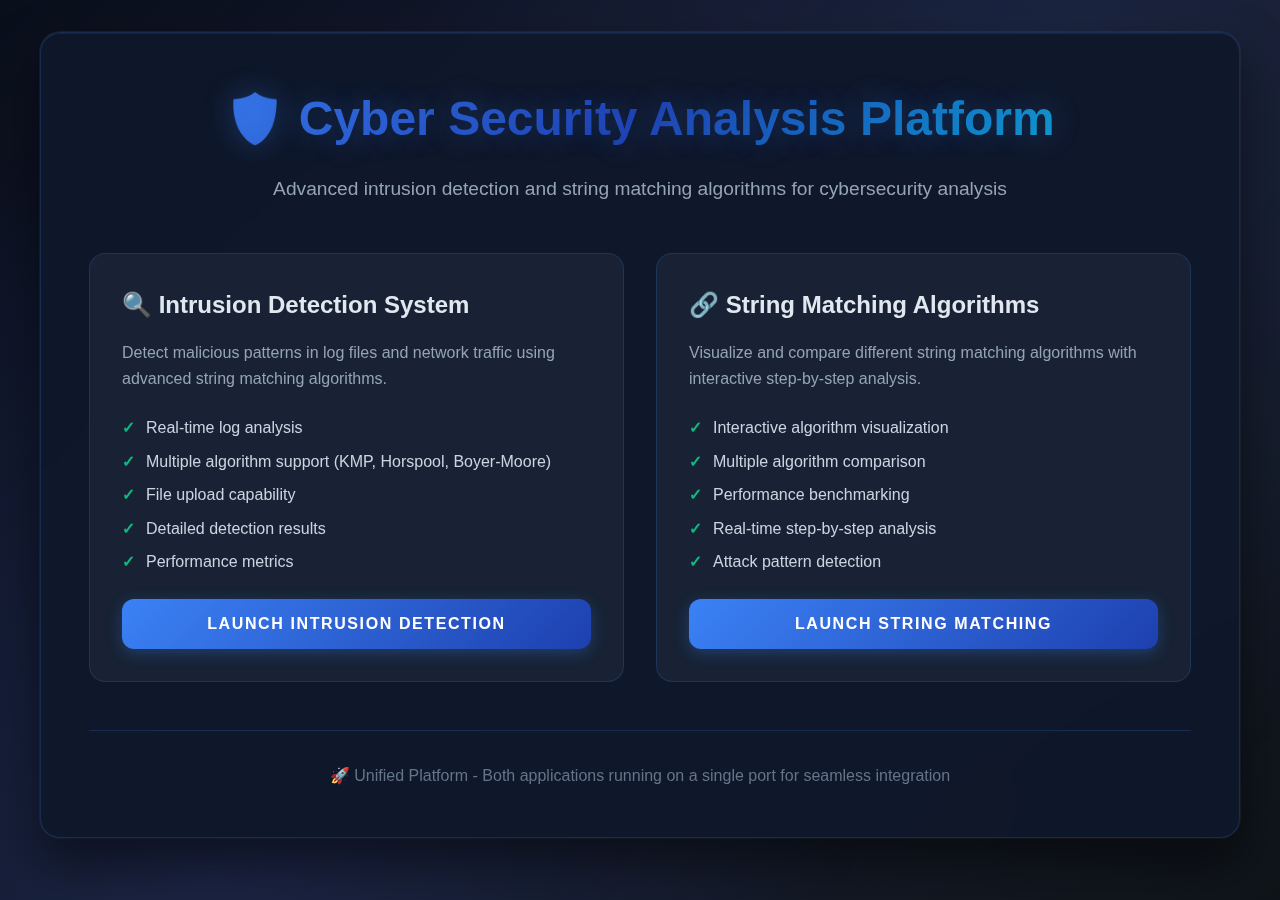
<file: templates/unified_index.html>
<!DOCTYPE html>
<html lang="en">
  <head>
    <meta charset="UTF-8" />
    <meta name="viewport" content="width=device-width, initial-scale=1.0" />
    <title>Cyber Security Analysis Platform</title>
    <style>
      * {
        margin: 0;
        padding: 0;
        box-sizing: border-box;
      }

      body {
        font-family: "Inter", -apple-system, BlinkMacSystemFont, "Segoe UI",
          Roboto, sans-serif;
        background: linear-gradient(
          135deg,
          #0a0f1c 0%,
          #1a1f35 50%,
          #0f1419 100%
        );
        background-attachment: fixed;
        color: #e2e8f0;
        line-height: 1.6;
        min-height: 100vh;
        padding: 2rem;
        position: relative;
        overflow-x: hidden;
      }

      body::before {
        content: "";
        position: fixed;
        top: 0;
        left: 0;
        right: 0;
        bottom: 0;
        background: radial-gradient(
            circle at 20% 80%,
            rgba(37, 99, 235, 0.1) 0%,
            transparent 50%
          ),
          radial-gradient(
            circle at 80% 20%,
            rgba(59, 130, 246, 0.08) 0%,
            transparent 50%
          ),
          radial-gradient(
            circle at 40% 40%,
            rgba(99, 102, 241, 0.05) 0%,
            transparent 50%
          );
        pointer-events: none;
        z-index: -1;
      }

      .container {
        max-width: 1200px;
        margin: 0 auto;
        background: rgba(15, 23, 42, 0.95);
        backdrop-filter: blur(20px);
        border-radius: 20px;
        box-shadow: 0 25px 50px rgba(0, 0, 0, 0.5),
          0 0 0 1px rgba(148, 163, 184, 0.1),
          inset 0 1px 0 rgba(148, 163, 184, 0.1);
        padding: 3rem;
        border: 1px solid rgba(59, 130, 246, 0.2);
        position: relative;
        animation: containerSlideIn 0.8s cubic-bezier(0.4, 0, 0.2, 1);
      }

      @keyframes containerSlideIn {
        from {
          opacity: 0;
          transform: translateY(30px);
        }
        to {
          opacity: 1;
          transform: translateY(0);
        }
      }

      h1 {
        color: #e2e8f0;
        text-align: center;
        margin-bottom: 1rem;
        font-size: 3rem;
        font-weight: 800;
        background: linear-gradient(
          135deg,
          #3b82f6 0%,
          #1e40af 25%,
          #06b6d4 50%,
          #0ea5e9 75%,
          #3b82f6 100%
        );
        background-size: 200% 200%;
        -webkit-background-clip: text;
        -webkit-text-fill-color: transparent;
        background-clip: text;
        text-shadow: 0 0 30px rgba(59, 130, 246, 0.3);
        animation: gradientShift 3s ease-in-out infinite alternate;
      }

      @keyframes gradientShift {
        0% {
          background-position: 0% 50%;
        }
        100% {
          background-position: 100% 50%;
        }
      }

      .subtitle {
        text-align: center;
        color: #94a3b8;
        font-size: 1.2rem;
        margin-bottom: 3rem;
      }

      .apps-grid {
        display: grid;
        grid-template-columns: repeat(auto-fit, minmax(400px, 1fr));
        gap: 2rem;
        margin-top: 3rem;
      }

      .app-card {
        background: rgba(30, 41, 59, 0.6);
        backdrop-filter: blur(10px);
        border-radius: 16px;
        padding: 2rem;
        border: 1px solid rgba(59, 130, 246, 0.2);
        transition: all 0.3s cubic-bezier(0.4, 0, 0.2, 1);
        cursor: pointer;
        position: relative;
        overflow: hidden;
      }

      .app-card::before {
        content: "";
        position: absolute;
        top: 0;
        left: -100%;
        width: 100%;
        height: 100%;
        background: linear-gradient(
          90deg,
          transparent,
          rgba(59, 130, 246, 0.1),
          transparent
        );
        transition: left 0.5s cubic-bezier(0.4, 0, 0.2, 1);
      }

      .app-card:hover {
        transform: translateY(-5px);
        border-color: rgba(59, 130, 246, 0.4);
        box-shadow: 0 8px 32px rgba(59, 130, 246, 0.15);
      }

      .app-card:hover::before {
        left: 100%;
      }

      .app-card h2 {
        color: #e2e8f0;
        font-size: 1.5rem;
        margin-bottom: 1rem;
        display: flex;
        align-items: center;
        gap: 0.75rem;
      }

      .app-card p {
        color: #94a3b8;
        margin-bottom: 1.5rem;
        line-height: 1.6;
      }

      .app-card .features {
        list-style: none;
        margin-bottom: 1.5rem;
      }

      .app-card .features li {
        color: #cbd5e1;
        margin-bottom: 0.5rem;
        padding-left: 1.5rem;
        position: relative;
      }

      .app-card .features li::before {
        content: "✓";
        position: absolute;
        left: 0;
        color: #10b981;
        font-weight: bold;
      }

      .app-button {
        background: linear-gradient(135deg, #3b82f6 0%, #1e40af 100%);
        color: #ffffff;
        padding: 1rem 2rem;
        border: none;
        border-radius: 12px;
        cursor: pointer;
        font-size: 1rem;
        font-weight: 700;
        transition: all 0.3s cubic-bezier(0.4, 0, 0.2, 1);
        display: inline-flex;
        align-items: center;
        justify-content: center;
        gap: 0.75rem;
        width: 100%;
        text-transform: uppercase;
        letter-spacing: 0.1em;
        position: relative;
        overflow: hidden;
        box-shadow: 0 4px 15px rgba(59, 130, 246, 0.3);
      }

      .app-button::before {
        content: "";
        position: absolute;
        top: 0;
        left: -100%;
        width: 100%;
        height: 100%;
        background: linear-gradient(
          90deg,
          transparent,
          rgba(255, 255, 255, 0.2),
          transparent
        );
        transition: left 0.5s cubic-bezier(0.4, 0, 0.2, 1);
      }

      .app-button:hover {
        transform: translateY(-3px);
        box-shadow: 0 12px 35px rgba(59, 130, 246, 0.4),
          0 0 0 1px rgba(59, 130, 246, 0.5);
        background: linear-gradient(135deg, #2563eb 0%, #1d4ed8 100%);
      }

      .app-button:hover::before {
        left: 100%;
      }

      .footer {
        text-align: center;
        margin-top: 3rem;
        padding-top: 2rem;
        border-top: 1px solid rgba(59, 130, 246, 0.2);
        color: #64748b;
      }

      @media (max-width: 768px) {
        .apps-grid {
          grid-template-columns: 1fr;
        }

        .container {
          padding: 2rem;
        }

        h1 {
          font-size: 2rem;
        }
      }
    </style>
  </head>
  <body>
    <div class="container">
      <h1>🛡️ Cyber Security Analysis Platform</h1>
      <p class="subtitle">
        Advanced intrusion detection and string matching algorithms for
        cybersecurity analysis
      </p>

      <div class="apps-grid">
        <div
          class="app-card"
          onclick="window.location.href='/intrusion-detection'"
        >
          <h2>🔍 Intrusion Detection System</h2>
          <p>
            Detect malicious patterns in log files and network traffic using
            advanced string matching algorithms.
          </p>
          <ul class="features">
            <li>Real-time log analysis</li>
            <li>Multiple algorithm support (KMP, Horspool, Boyer-Moore)</li>
            <li>File upload capability</li>
            <li>Detailed detection results</li>
            <li>Performance metrics</li>
          </ul>
          <button class="app-button">Launch Intrusion Detection</button>
        </div>

        <div class="app-card" onclick="window.location.href='/string-matching'">
          <h2>🔗 String Matching Algorithms</h2>
          <p>
            Visualize and compare different string matching algorithms with
            interactive step-by-step analysis.
          </p>
          <ul class="features">
            <li>Interactive algorithm visualization</li>
            <li>Multiple algorithm comparison</li>
            <li>Performance benchmarking</li>
            <li>Real-time step-by-step analysis</li>
            <li>Attack pattern detection</li>
          </ul>
          <button class="app-button">Launch String Matching</button>
        </div>
      </div>

      <div class="footer">
        <p>
          🚀 Unified Platform - Both applications running on a single port for
          seamless integration
        </p>
      </div>
    </div>
  </body>
</html>
</file>
